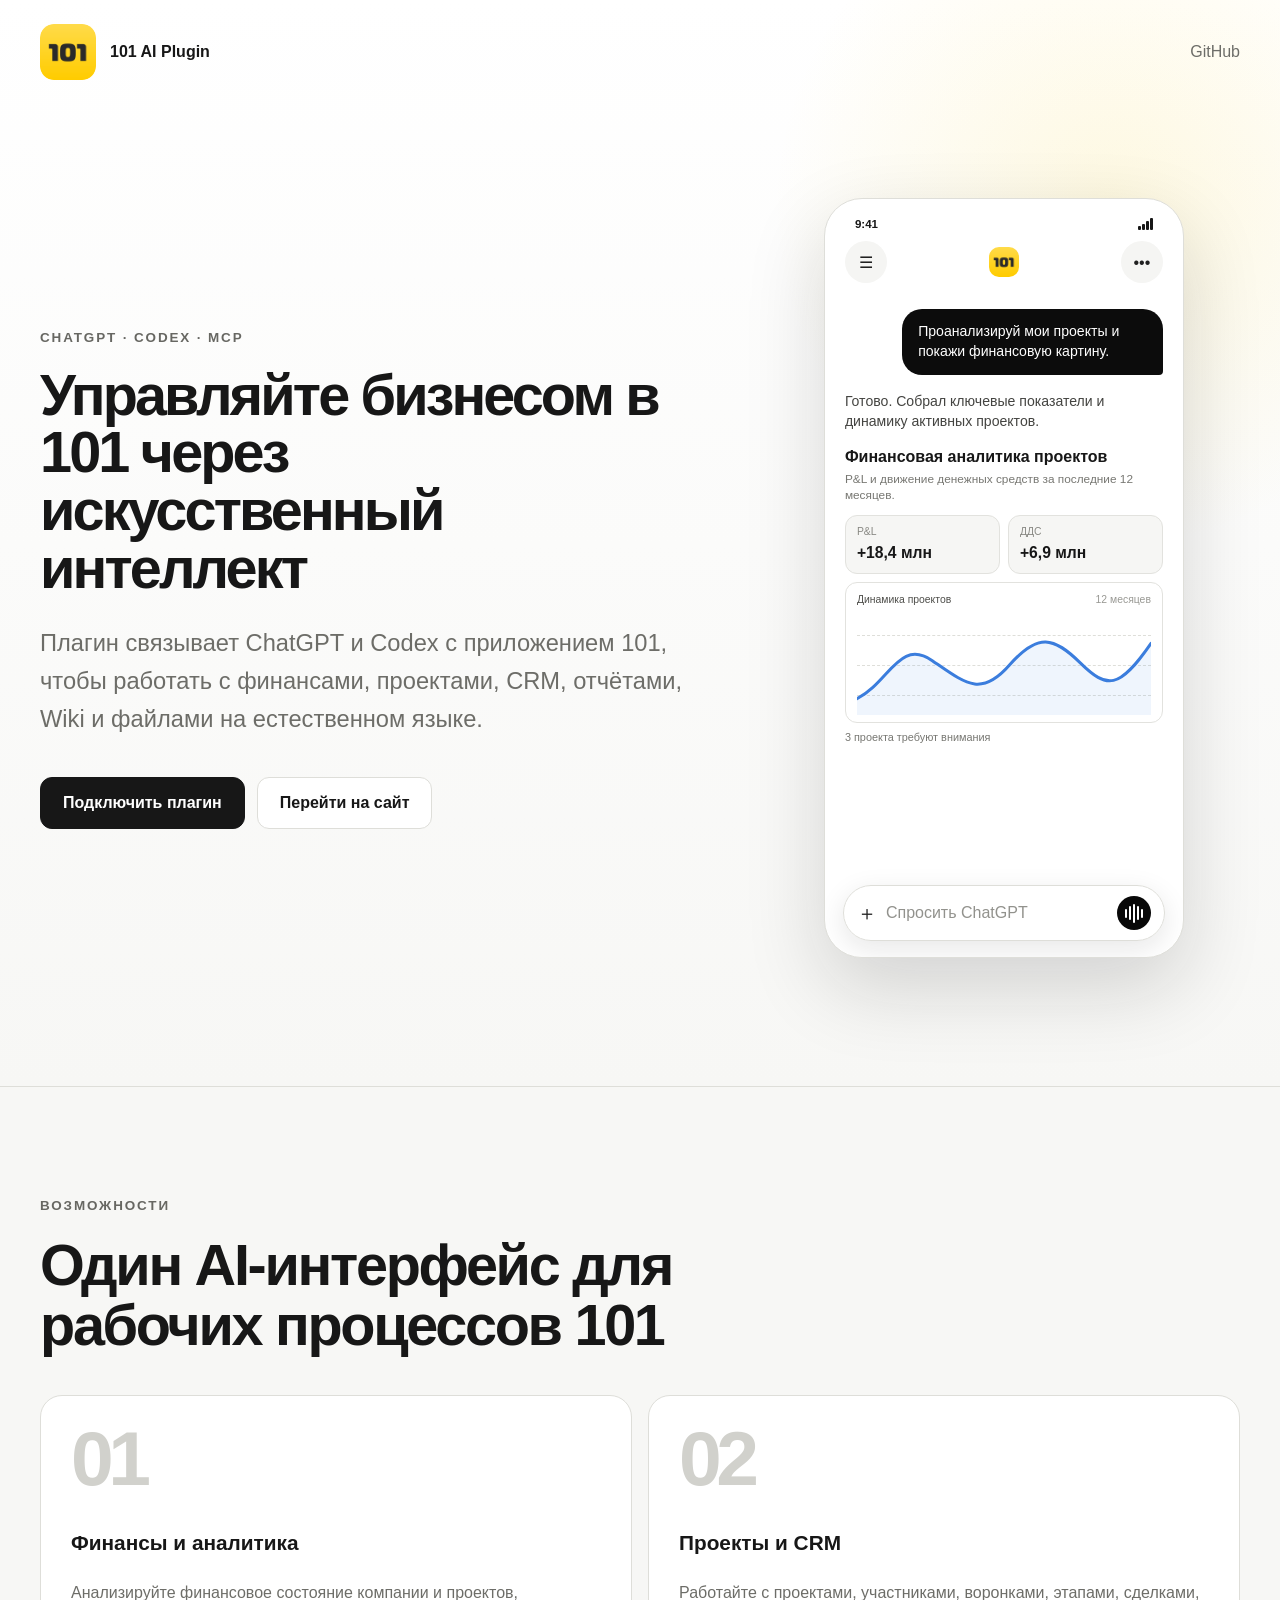
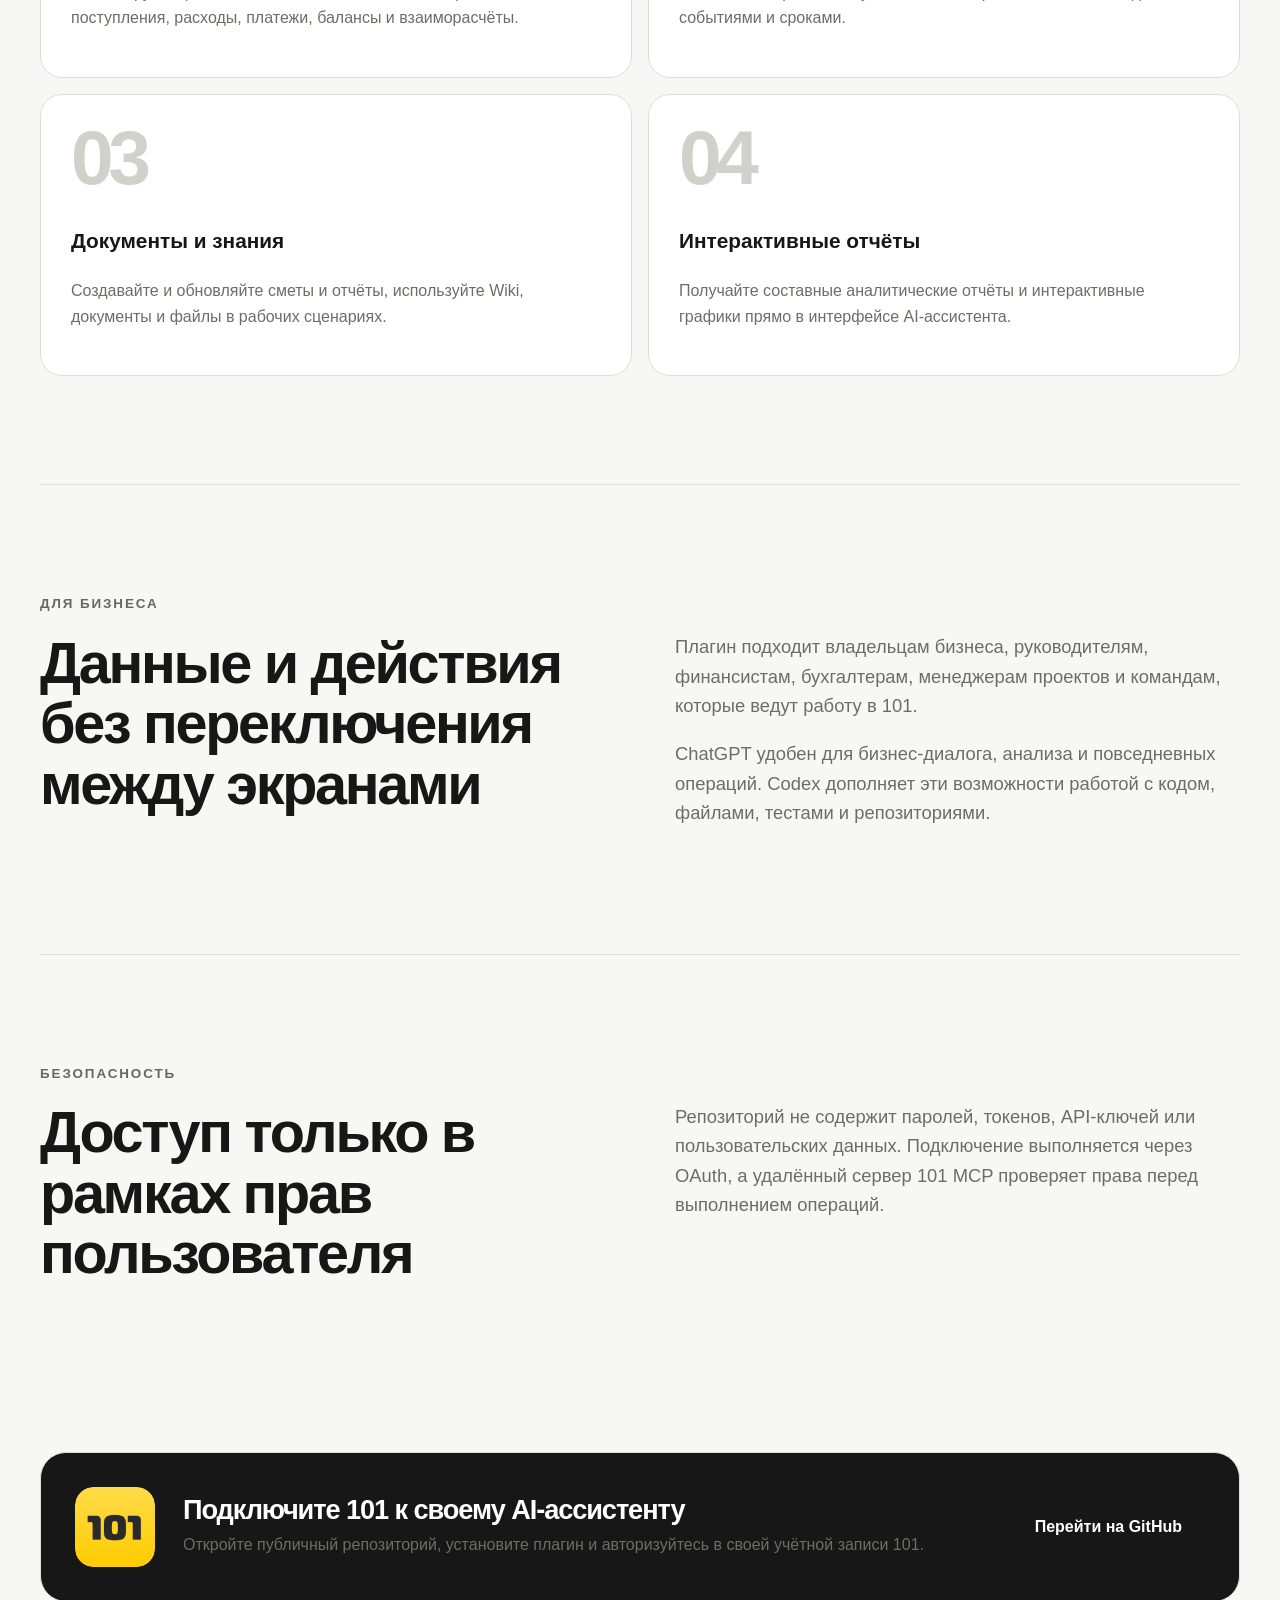
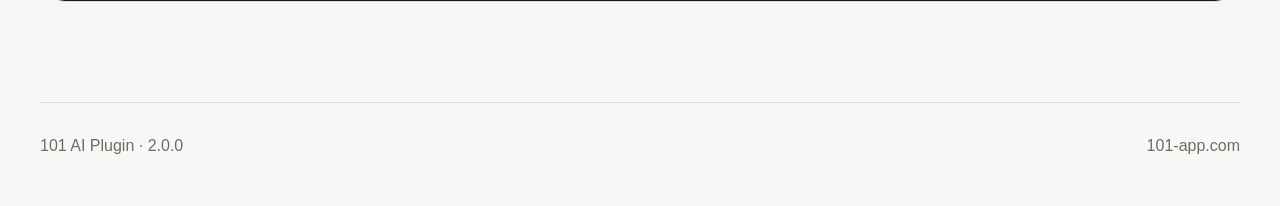
<file: docs/index.html>
<!doctype html>
<html lang="ru">
  <head>
    <meta charset="utf-8">
    <meta name="viewport" content="width=device-width, initial-scale=1">
    <title>101 AI Plugin — плагин 101 для ChatGPT, Codex и MCP</title>
    <meta name="description" content="Плагин приложения 101 для работы с финансами, проектами, CRM, отчётами и бизнес-аналитикой через ChatGPT, Codex и MCP.">
    <meta name="robots" content="index, follow">
    <link rel="canonical" href="https://101-group.github.io/101-ai-plugin/">
    <link rel="icon" type="image/png" href="101-logo.png">
    <meta property="og:type" content="website">
    <meta property="og:locale" content="ru_RU">
    <meta property="og:title" content="101 AI Plugin — управление бизнесом через искусственный интеллект">
    <meta property="og:description" content="Финансы, проекты, CRM, отчёты и интерактивная аналитика 101 в ChatGPT и Codex.">
    <meta property="og:url" content="https://101-group.github.io/101-ai-plugin/">
    <meta property="og:image" content="https://101-group.github.io/101-ai-plugin/101-logo.png">
    <meta name="twitter:card" content="summary">
    <link rel="stylesheet" href="styles.css?v=10">
    <script type="application/ld+json">
      {
        "@context": "https://schema.org",
        "@type": "SoftwareApplication",
        "name": "101 AI Plugin",
        "applicationCategory": "BusinessApplication",
        "description": "Плагин приложения 101 для работы с финансами, проектами, CRM, отчётами и бизнес-аналитикой через ChatGPT, Codex и MCP.",
        "url": "https://101-group.github.io/101-ai-plugin/",
        "softwareVersion": "2.0.0",
        "publisher": {
          "@type": "Organization",
          "name": "101",
          "url": "https://101-app.com/"
        },
        "sameAs": [
          "https://github.com/101-group/101-ai-plugin",
          "https://101-app.com/"
        ]
      }
    </script>
  </head>
  <body>
    <header class="hero">
      <nav class="nav" aria-label="Основная навигация">
        <a class="brand" href="https://101-app.com/" aria-label="Приложение 101">
          <img src="101-logo.png" width="56" height="56" alt="101">
          <span>101 AI Plugin</span>
        </a>
        <a class="nav-link" href="https://github.com/101-group/101-ai-plugin">GitHub</a>
      </nav>

      <div class="hero-content">
        <div class="hero-copy">
          <p class="eyebrow">ChatGPT · Codex · MCP</p>
          <h1>Управляйте бизнесом в 101 через искусственный интеллект</h1>
          <p class="lead">Плагин связывает ChatGPT и Codex с приложением 101, чтобы работать с финансами, проектами, CRM, отчётами, Wiki и файлами на естественном языке.</p>
          <div class="actions">
            <a class="button primary" href="https://github.com/101-group/101-ai-plugin#подключение-в-chatgpt">Подключить плагин</a>
            <a class="button secondary" href="https://101-app.com/">Перейти на сайт</a>
          </div>
        </div>

        <div class="assistant-preview" aria-label="Пример финансового анализа 101 в ChatGPT">
          <div class="phone-status" aria-hidden="true">
            <strong>9:41</strong>
            <span class="phone-indicators"><i class="signal"><b></b><b></b><b></b><b></b></i></span>
          </div>
          <div class="preview-head">
            <button type="button" tabindex="-1" aria-hidden="true">☰</button>
            <span class="preview-brand"><img src="101-logo.png" width="30" height="30" alt="101"></span>
            <button type="button" tabindex="-1" aria-hidden="true">•••</button>
          </div>

          <div class="chat-thread">
            <div class="message user-message">Проанализируй мои проекты и покажи финансовую картину.</div>
            <div class="message assistant-message">
              <p>Готово. Собрал ключевые показатели и динамику активных проектов.</p>
              <h3>Финансовая аналитика проектов</h3>
              <p class="analysis-description">P&amp;L и движение денежных средств за последние 12 месяцев.</p>
              <div class="metric-row">
                <div><span>P&amp;L</span><strong>+18,4 млн</strong></div>
                <div><span>ДДС</span><strong>+6,9 млн</strong></div>
              </div>
              <div class="mini-chart" aria-label="Динамика проектов">
                <div class="chart-head"><span>Динамика проектов</span><span>12 месяцев</span></div>
                <div class="line-chart" aria-hidden="true">
                  <span class="grid-line line-one"></span><span class="grid-line line-two"></span><span class="grid-line line-three"></span>
                  <svg viewBox="0 0 320 92" preserveAspectRatio="none">
                    <path class="chart-area" d="M0 77 C35 62,46 21,82 42 S135 76,166 46 S214 20,243 44 S285 69,320 26 L320 92 L0 92 Z"></path>
                    <path class="chart-line" d="M0 77 C35 62,46 21,82 42 S135 76,166 46 S214 20,243 44 S285 69,320 26"></path>
                  </svg>
                </div>
              </div>
              <span class="analysis-note">3 проекта требуют внимания</span>
            </div>
          </div>

          <div class="chat-composer" aria-hidden="true"><span>＋</span><span>Спросить ChatGPT</span><b class="voice-wave"><i></i><i></i><i></i><i></i><i></i></b></div>
        </div>
      </div>
    </header>

    <main>
      <section class="section" aria-labelledby="capabilities-title">
        <p class="section-label">Возможности</p>
        <h2 id="capabilities-title">Один AI-интерфейс для рабочих процессов 101</h2>
        <div class="grid">
          <article class="card">
            <span class="card-number">01</span>
            <h3>Финансы и аналитика</h3>
            <p>Анализируйте финансовое состояние компании и проектов, поступления, расходы, платежи, балансы и взаиморасчёты.</p>
          </article>
          <article class="card">
            <span class="card-number">02</span>
            <h3>Проекты и CRM</h3>
            <p>Работайте с проектами, участниками, воронками, этапами, сделками, событиями и сроками.</p>
          </article>
          <article class="card">
            <span class="card-number">03</span>
            <h3>Документы и знания</h3>
            <p>Создавайте и обновляйте сметы и отчёты, используйте Wiki, документы и файлы в рабочих сценариях.</p>
          </article>
          <article class="card">
            <span class="card-number">04</span>
            <h3>Интерактивные отчёты</h3>
            <p>Получайте составные аналитические отчёты и интерактивные графики прямо в интерфейсе AI-ассистента.</p>
          </article>
        </div>
      </section>

      <section class="section split" aria-labelledby="audience-title">
        <div>
          <p class="section-label">Для бизнеса</p>
          <h2 id="audience-title">Данные и действия без переключения между экранами</h2>
        </div>
        <div class="copy">
          <p>Плагин подходит владельцам бизнеса, руководителям, финансистам, бухгалтерам, менеджерам проектов и командам, которые ведут работу в 101.</p>
          <p>ChatGPT удобен для бизнес-диалога, анализа и повседневных операций. Codex дополняет эти возможности работой с кодом, файлами, тестами и репозиториями.</p>
        </div>
      </section>

      <section class="section security" aria-labelledby="security-title">
        <div>
          <p class="section-label">Безопасность</p>
          <h2 id="security-title">Доступ только в рамках прав пользователя</h2>
        </div>
        <p>Репозиторий не содержит паролей, токенов, API-ключей или пользовательских данных. Подключение выполняется через OAuth, а удалённый сервер 101 MCP проверяет права перед выполнением операций.</p>
      </section>

      <section class="cta" aria-labelledby="cta-title">
        <img src="101-logo.png" width="80" height="80" alt="">
        <div>
          <h2 id="cta-title">Подключите 101 к своему AI-ассистенту</h2>
          <p>Откройте публичный репозиторий, установите плагин и авторизуйтесь в своей учётной записи 101.</p>
        </div>
        <a class="button primary" href="https://github.com/101-group/101-ai-plugin">Перейти на GitHub</a>
      </section>
    </main>

    <footer>
      <span>101 AI Plugin · 2.0.0</span>
      <a href="https://101-app.com/">101-app.com</a>
    </footer>
  </body>
</html>
</file>
<file: docs/styles.css>
:root {
  color-scheme: light;
  --bg: #f7f7f5;
  --surface: #ffffff;
  --surface-muted: #efefec;
  --surface-strong: #171717;
  --text: #171717;
  --muted: #6d6d68;
  --line: #deded9;
  --accent: #ffd632;
  --accent-text: #171717;
  --max: 1200px;
}

* { box-sizing: border-box; }

html { scroll-behavior: smooth; }

body {
  margin: 0;
  color: var(--text);
  background: var(--bg);
  font-family: Inter, -apple-system, BlinkMacSystemFont, "Segoe UI", sans-serif;
  line-height: 1.6;
}

a { color: inherit; }

.hero {
  min-height: 760px;
  padding: 24px max(24px, calc((100vw - var(--max)) / 2));
  background:
    radial-gradient(circle at 87% 19%, rgba(255, 214, 50, 0.14), transparent 24%),
    linear-gradient(180deg, #ffffff 0%, var(--bg) 100%);
  border-bottom: 1px solid var(--line);
}

.nav {
  display: flex;
  align-items: center;
  justify-content: space-between;
}

.brand {
  display: flex;
  align-items: center;
  gap: 14px;
  font-weight: 700;
  text-decoration: none;
}

.brand img { border-radius: 14px; }

.nav-link {
  color: var(--muted);
  text-decoration: none;
}

.hero-content {
  display: grid;
  grid-template-columns: minmax(0, 1fr) minmax(330px, 0.72fr);
  gap: 72px;
  align-items: center;
  padding: 118px 0 104px;
}

.eyebrow,
.section-label {
  margin: 0 0 18px;
  color: #676762;
  font-size: 0.84rem;
  font-weight: 750;
  letter-spacing: 0.14em;
  text-transform: uppercase;
}

h1,
h2,
h3,
p { margin-top: 0; }

h1 {
  max-width: 850px;
  margin-bottom: 28px;
  font-size: clamp(2.8rem, 4.5vw, 4.35rem);
  line-height: 1;
  letter-spacing: -0.05em;
}

.lead {
  max-width: 760px;
  margin-bottom: 38px;
  color: var(--muted);
  font-size: clamp(1.15rem, 2.3vw, 1.48rem);
}

.actions {
  display: flex;
  flex-wrap: wrap;
  gap: 12px;
}

.button {
  display: inline-flex;
  min-height: 52px;
  align-items: center;
  justify-content: center;
  padding: 12px 22px;
  border: 1px solid var(--line);
  border-radius: 12px;
  font-weight: 700;
  text-decoration: none;
}

.button.primary {
  color: #fff;
  background: #171717;
  border-color: #171717;
}

.button.secondary { background: #fff; }

.button { transition: transform 180ms ease, background-color 180ms ease; }
.button:hover { transform: translateY(-2px); }
.button.primary:hover { background: #333; }

.assistant-preview {
  position: relative;
  width: min(100%, 360px);
  aspect-ratio: 9 / 19;
  min-height: 0;
  justify-self: center;
  padding: 16px 20px 20px;
  overflow: hidden;
  color: #171717;
  background: #fff;
  border: 1px solid #deded9;
  border-radius: 38px;
  box-shadow: 0 30px 80px rgba(20, 20, 18, 0.16);
}

.phone-status { display: flex; justify-content: space-between; align-items: center; padding: 0 10px 8px; font-size: .72rem; }
.phone-indicators { display: flex; align-items: center; gap: 6px; }
.signal { display: flex; height: 12px; align-items: end; gap: 1.5px; }
.signal b { display: block; width: 2.5px; height: 4px; background: #171717; border-radius: 1px; }
.signal b:nth-child(2) { height: 6px; }
.signal b:nth-child(3) { height: 9px; }
.signal b:nth-child(4) { height: 12px; }

.preview-head,
.preview-foot {
  position: relative;
  z-index: 2;
  display: flex;
  align-items: center;
  justify-content: space-between;
}

.preview-brand { display: flex; align-items: center; gap: 10px; font-weight: 700; }
.preview-brand img { border-radius: 10px; }
.preview-head button { width: 42px; height: 42px; padding: 0; color: #202020; background: #f5f5f3; border: 0; border-radius: 50%; font: inherit; }

.chat-thread { position: relative; z-index: 2; margin-top: 26px; padding-bottom: 70px; }
.message { font-size: .88rem; line-height: 1.4; }
.user-message {
  max-width: 82%;
  margin-left: auto;
  padding: 13px 16px;
  color: #fff;
  background: #0c0c0c;
  border-radius: 20px 20px 4px 20px;
}
.assistant-message { margin-top: 17px; }
.assistant-message > p { margin-bottom: 11px; color: #444441; }
.assistant-message h3 { margin: 15px 0 2px; font-size: 1rem; }
.assistant-message .analysis-description { color: #777772; font-size: .74rem; }
.metric-row { display: grid; grid-template-columns: 1fr 1fr; gap: 8px; }
.metric-row > div { padding: 9px 11px; background: #f6f6f4; border: 1px solid #e2e2de; border-radius: 12px; }
.metric-row span { display: block; margin-bottom: 3px; color: #888883; font-size: .65rem; }
.metric-row strong { font-size: .98rem; }
.mini-chart { margin-top: 8px; padding: 10px 11px 7px; background: #fff; border: 1px solid #e2e2de; border-radius: 12px; }
.chart-head { display: flex; justify-content: space-between; color: #4e4e4a; font-size: .65rem; }
.chart-head span:last-child { color: #999994; }
.line-chart { position: relative; height: 100px; margin-top: 7px; overflow: hidden; }
.line-chart svg { position: absolute; inset: 0; width: 100%; height: 100%; }
.chart-line { fill: none; stroke: #3b7ddd; stroke-linecap: round; stroke-width: 3; vector-effect: non-scaling-stroke; }
.chart-area { fill: rgba(59,125,221,.08); }
.grid-line { position: absolute; right: 0; left: 0; border-top: 1px dashed #deded9; }
.line-one { top: 20%; }.line-two { top: 50%; }.line-three { top: 80%; }
.analysis-note { display: inline-block; margin-top: 7px; color: #777772; font-size: .68rem; }
.chat-composer { position: absolute; right: 18px; bottom: 16px; left: 18px; z-index: 3; display: grid; grid-template-columns: auto 1fr auto; gap: 9px; align-items: center; padding: 10px 13px; color: #92928d; background: rgba(255,255,255,.94); border: 1px solid #deded9; border-radius: 999px; box-shadow: 0 8px 28px rgba(20,20,18,.1); backdrop-filter: blur(12px); }
.chat-composer span:first-child { color: #222; font-size: 1.25rem; }
.voice-wave { display: flex; width: 34px; height: 34px; align-items: center; justify-content: center; gap: 2px; background: #080808; border-radius: 50%; }
.voice-wave i { display: block; width: 2px; height: 9px; background: #fff; border-radius: 2px; }
.voice-wave i:nth-child(2), .voice-wave i:nth-child(4) { height: 14px; }
.voice-wave i:nth-child(3) { height: 19px; }

main,
footer {
  width: min(var(--max), calc(100% - 48px));
  margin-inline: auto;
}

.section { padding: 108px 0; }

.section + .section { border-top: 1px solid var(--line); }

h2 {
  max-width: 800px;
  margin-bottom: 40px;
  font-size: clamp(2rem, 4.5vw, 3.6rem);
  line-height: 1.05;
  letter-spacing: -0.04em;
}

h3 { font-size: 1.3rem; }

.grid {
  display: grid;
  grid-template-columns: repeat(2, 1fr);
  gap: 16px;
}

.card {
  min-height: 220px;
  padding: 30px;
  background: var(--surface);
  border: 1px solid var(--line);
  border-radius: 22px;
}

.card { transition: transform 180ms ease, box-shadow 180ms ease; }
.card:hover { transform: translateY(-4px); box-shadow: 0 18px 46px rgba(20,20,18,.07); }
.card-number { display: block; margin-bottom: 34px; color: #d1d1cc; font-size: clamp(3.6rem, 6vw, 5.6rem); font-weight: 650; line-height: .85; letter-spacing: -.07em; }

.card p,
.copy,
.security > p,
.cta p { color: var(--muted); }

.split,
.security {
  display: grid;
  grid-template-columns: 1fr 1fr;
  gap: 70px;
}

.split h2,
.security h2 { margin-bottom: 0; }

.copy,
.security > p { font-size: 1.15rem; }

.split > .copy,
.security > p { padding-top: 39px; }

.cta {
  display: grid;
  grid-template-columns: auto 1fr auto;
  gap: 28px;
  align-items: center;
  margin: 60px 0 100px;
  padding: 34px;
  color: #fff;
  background: var(--surface-strong);
  border: 1px solid var(--line);
  border-radius: 26px;
}

.cta img { border-radius: 18px; }
.cta h2 { margin-bottom: 8px; font-size: 1.7rem; }
.cta p { margin-bottom: 0; }

footer {
  display: flex;
  justify-content: space-between;
  padding: 30px 0 48px;
  color: var(--muted);
  border-top: 1px solid var(--line);
}

footer a { text-decoration: none; }

.button:focus-visible,
.nav-link:focus-visible,
.brand:focus-visible,
footer a:focus-visible {
  outline: 3px solid var(--accent);
  outline-offset: 4px;
}

@media (max-width: 760px) {
  .hero { min-height: auto; }
  .hero-content { grid-template-columns: 1fr; gap: 48px; padding: 84px 0 72px; }
  .assistant-preview { width: min(100%, 342px); min-height: 0; border-radius: 32px; }
  .user-message { max-width: 88%; }
  .grid,
  .split,
  .security { grid-template-columns: 1fr; }
  .split,
  .security { gap: 24px; }
  .split > .copy,
  .security > p { padding-top: 0; }
  .section { padding: 76px 0; }
  .cta { grid-template-columns: 1fr; }
  .cta .button { width: 100%; }
  footer { flex-direction: column; gap: 10px; }
}

@media (prefers-reduced-motion: reduce) {
  html { scroll-behavior: auto; }
}
</file>
